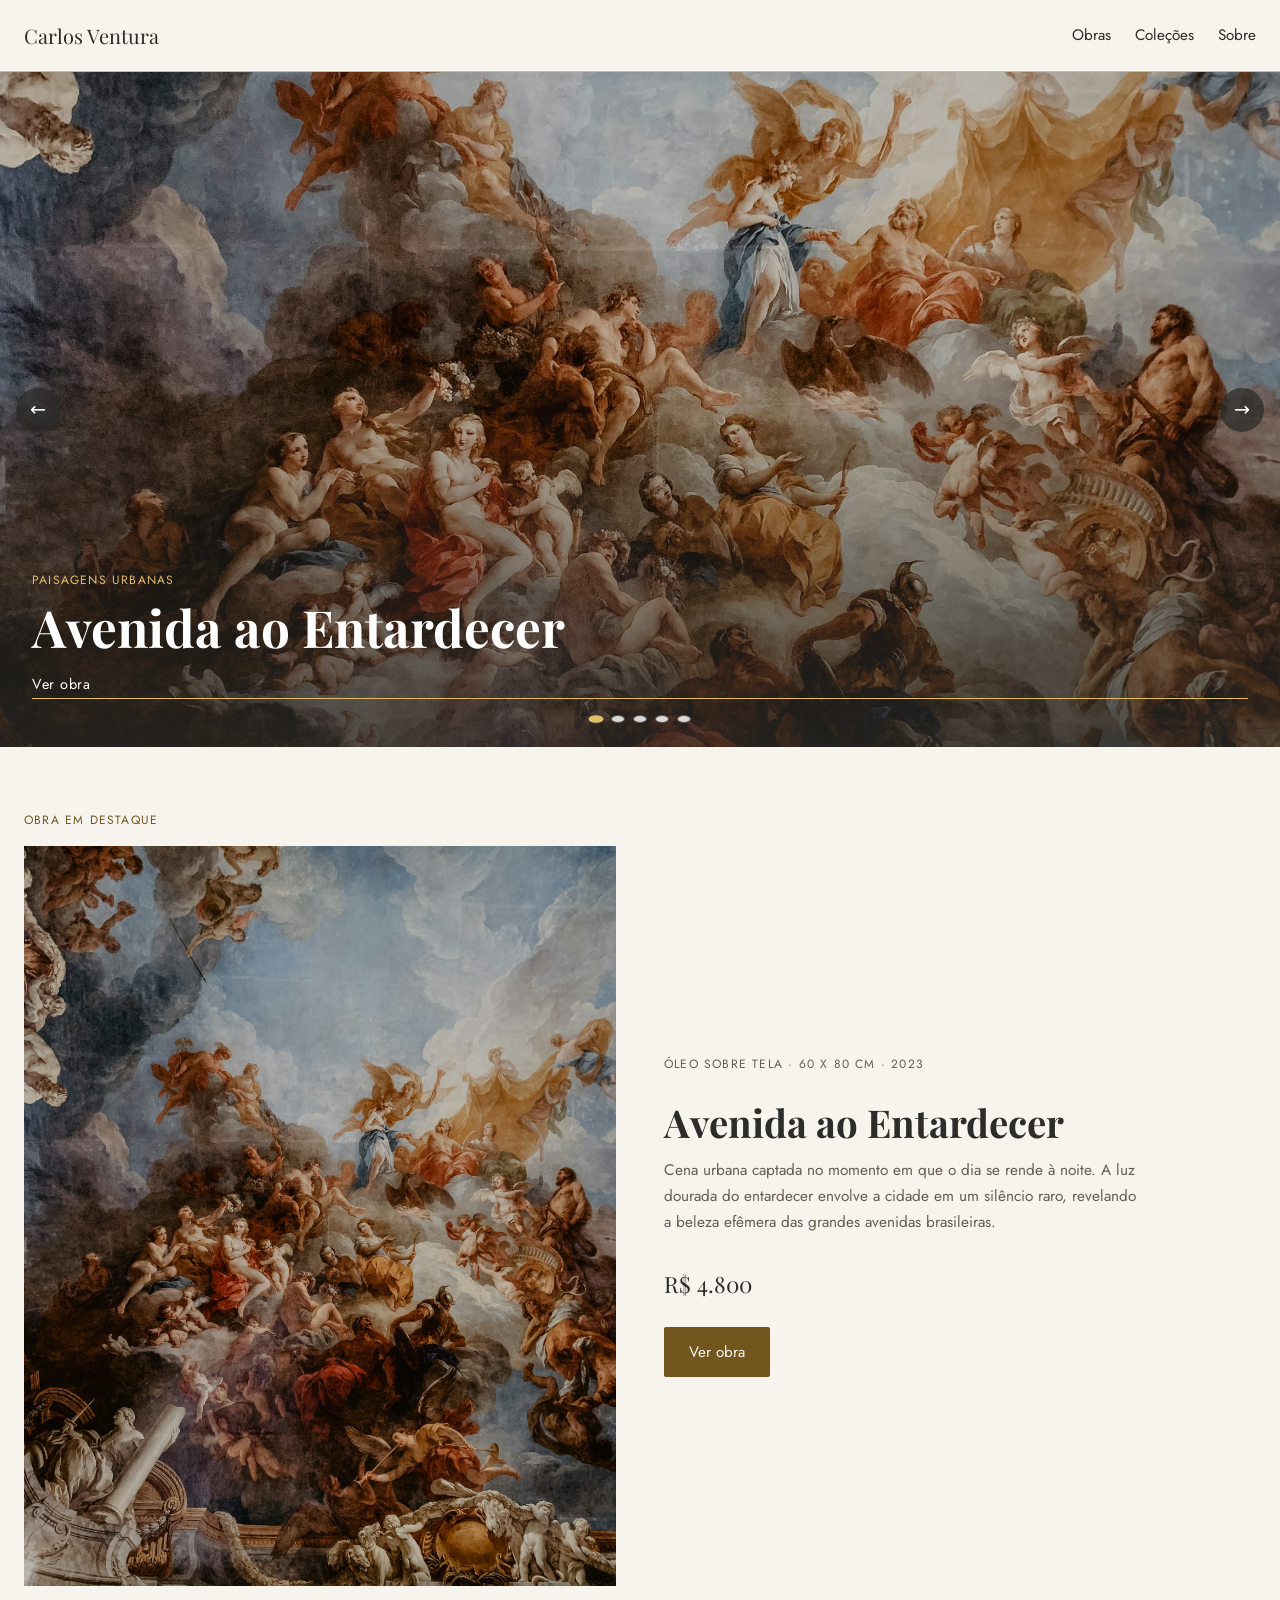
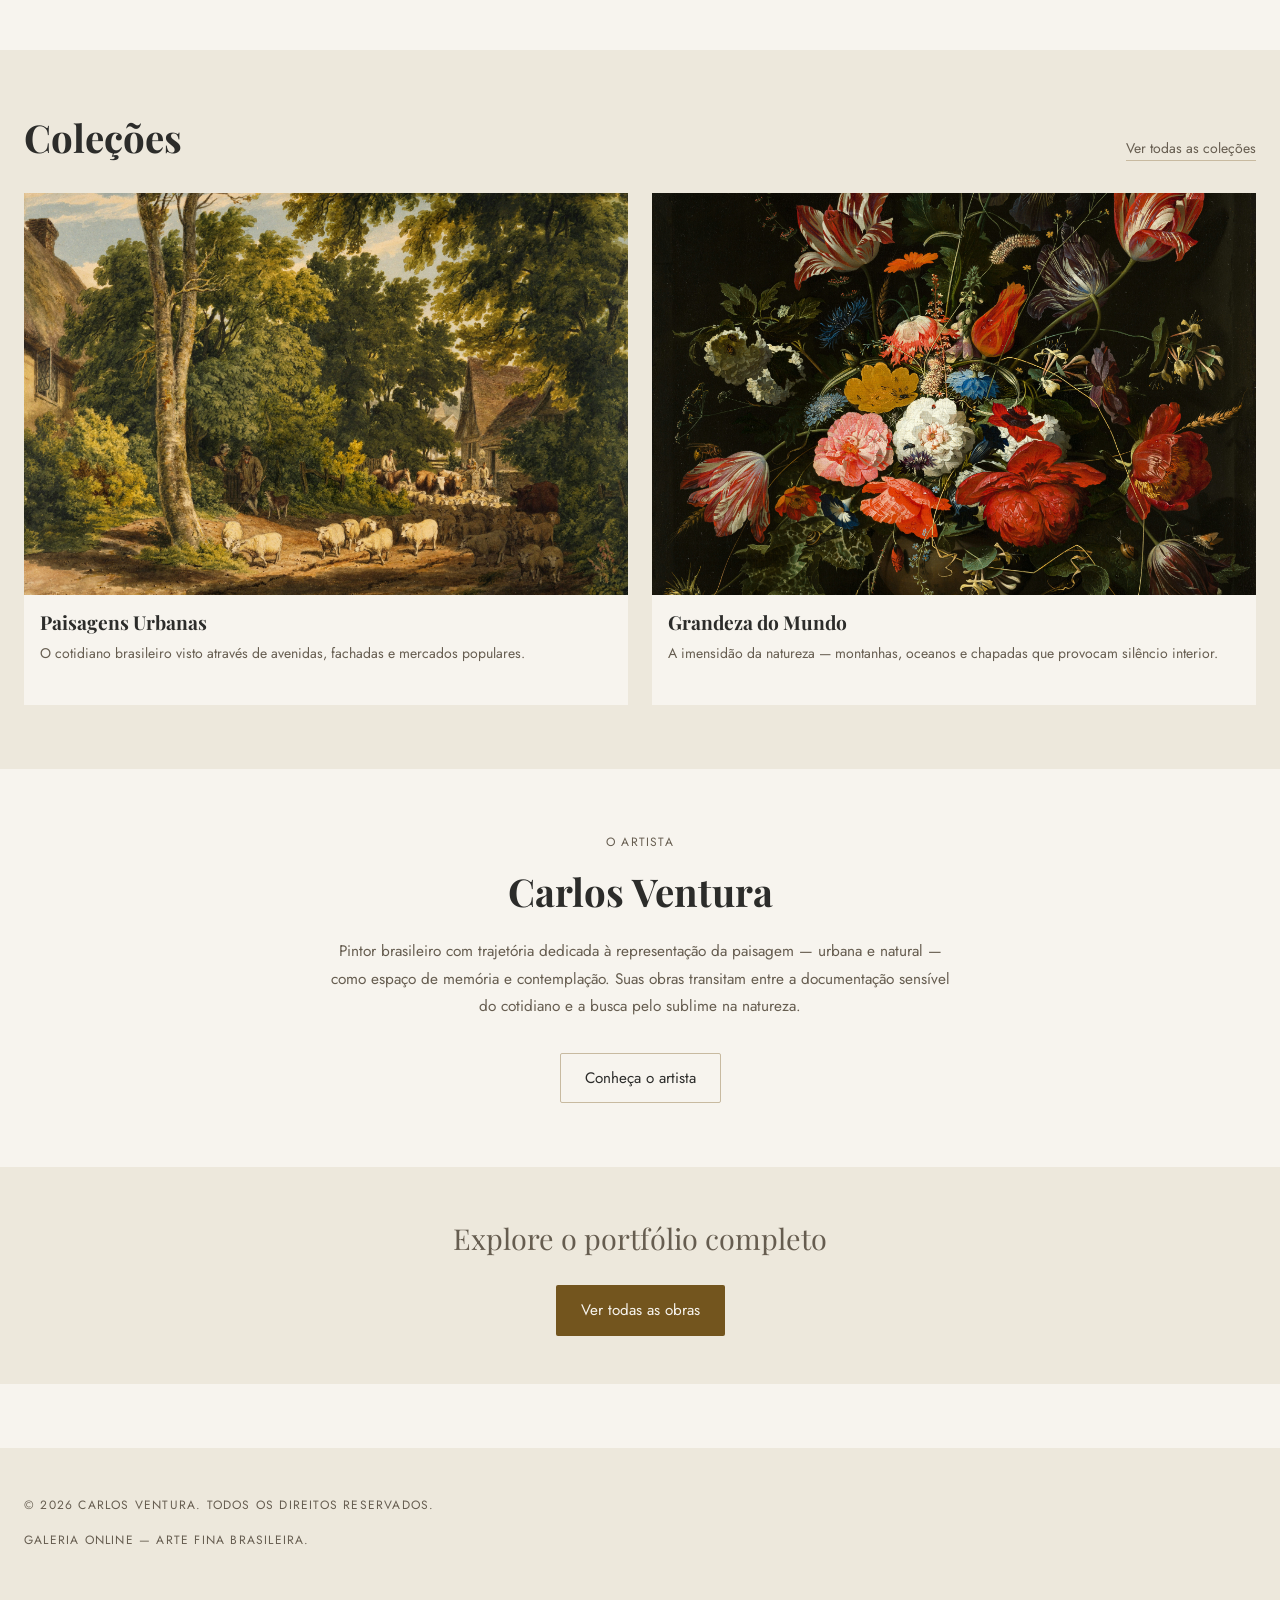
<file: index.html>
<!DOCTYPE html>
<html lang="pt-BR">
<head>
  <meta charset="UTF-8">
  <meta name="viewport" content="width=device-width, initial-scale=1">
  <title>Carlos Ventura — Galeria de Arte</title>
  <meta name="description" content="Galeria online do artista visual Carlos Ventura. Obras das coleções Paisagens Urbanas e Grandeza do Mundo.">

  <!-- Open Graph -->
  <meta property="og:title" content="Carlos Ventura — Galeria de Arte">
  <meta property="og:description" content="Galeria online do artista visual Carlos Ventura. Obras das coleções Paisagens Urbanas e Grandeza do Mundo.">
  <meta property="og:type" content="website">
  <meta property="og:image" content="/assets/quadros/europeana-5TK1F5VfdIk-unsplash.jpg">

  <!-- Google Fonts: Playfair Display + Jost -->
  <link rel="preconnect" href="https://fonts.googleapis.com">
  <link rel="preconnect" href="https://fonts.gstatic.com" crossorigin>
  <link rel="stylesheet" href="https://fonts.googleapis.com/css2?family=Playfair+Display:wght@400;500;600;700&family=Jost:wght@300;400;500;600&display=swap">

  <!-- CSS -->
  <link rel="stylesheet" href="/css/reset.css">
  <link rel="stylesheet" href="/css/variables.css">
  <link rel="stylesheet" href="/css/base.css">
  <link rel="stylesheet" href="/css/layout.css">
  <link rel="stylesheet" href="/css/components.css">
  <link rel="stylesheet" href="/css/home.css">
  <link rel="stylesheet" href="/css/responsive.css">
</head>
<body id="page-index">
  <header id="site-header" class="site-header"></header>

  <main>
    <h1 class="sr-only">Carlos Ventura — Galeria de Arte</h1>

    <!-- Carrossel Hero -->
    <section class="carousel" aria-label="Obras em destaque" aria-roledescription="carrossel" role="region">
      <div class="carousel__track" id="carousel-track"></div>
      <button class="carousel__btn--prev" aria-label="Slide anterior" aria-controls="carousel-track">&#8592;</button>
      <button class="carousel__btn--next" aria-label="Próximo slide" aria-controls="carousel-track">&#8594;</button>
      <div class="carousel__dots" aria-label="Indicadores de slide"></div>
    </section>

    <!-- Obra em Destaque -->
    <section class="featured" id="featured-section" aria-label="Obra em destaque">
      <p class="featured__label">Obra em destaque</p>
      <div class="featured__inner" id="featured-content">
        <!-- preenchido por carousel.js -->
      </div>
    </section>

    <!-- Coleções -->
    <section class="collections">
      <div class="collections__inner">
        <div class="collections__header">
          <h2 class="collections__title">Coleções</h2>
          <a href="/colecoes.html" class="collections__link">Ver todas as coleções</a>
        </div>
        <div class="collections__grid" id="collections-grid">
          <a href="/obras.html?colecao=paisagens-urbanas" class="collection-card">
            <div class="collection-card__img-wrap">
              <img src="/assets/quadros/birmingham-museums-trust-8wcoY3wcbL0-unsplash.jpg"
                   alt="Fachadas históricas — coleção Paisagens Urbanas"
                   loading="lazy">
            </div>
            <div class="collection-card__body">
              <h3 class="collection-card__name">Paisagens Urbanas</h3>
              <p class="collection-card__desc">O cotidiano brasileiro visto através de avenidas, fachadas e mercados populares.</p>
            </div>
          </a>
          <a href="/obras.html?colecao=grandeza-do-mundo" class="collection-card">
            <div class="collection-card__img-wrap">
              <img src="/assets/quadros/europeana-5TK1F5VfdIk-unsplash.jpg"
                   alt="Pico entre nuvens — coleção Grandeza do Mundo"
                   loading="lazy">
            </div>
            <div class="collection-card__body">
              <h3 class="collection-card__name">Grandeza do Mundo</h3>
              <p class="collection-card__desc">A imensidão da natureza — montanhas, oceanos e chapadas que provocam silêncio interior.</p>
            </div>
          </a>
        </div>
      </div>
    </section>

    <!-- Apresentação do Artista -->
    <section class="artist-intro">
      <p class="artist-intro__label">O artista</p>
      <h2 class="artist-intro__name">Carlos Ventura</h2>
      <p class="artist-intro__text">
        Pintor brasileiro com trajetória dedicada à representação da paisagem — urbana e natural —
        como espaço de memória e contemplação. Suas obras transitam entre a documentação sensível
        do cotidiano e a busca pelo sublime na natureza.
      </p>
      <a href="/sobre.html" class="btn btn--ghost">Conheça o artista</a>
    </section>

    <!-- CTA Galeria -->
    <section class="home-cta" aria-label="Explorar portfólio">
      <p class="home-cta__text">Explore o portfólio completo</p>
      <a href="/obras.html" class="btn btn--primary">Ver todas as obras</a>
    </section>

  </main>

  <footer id="site-footer" class="site-footer"></footer>

  <script type="module" src="/js/app.js" defer></script>
</body>
</html>
</file>
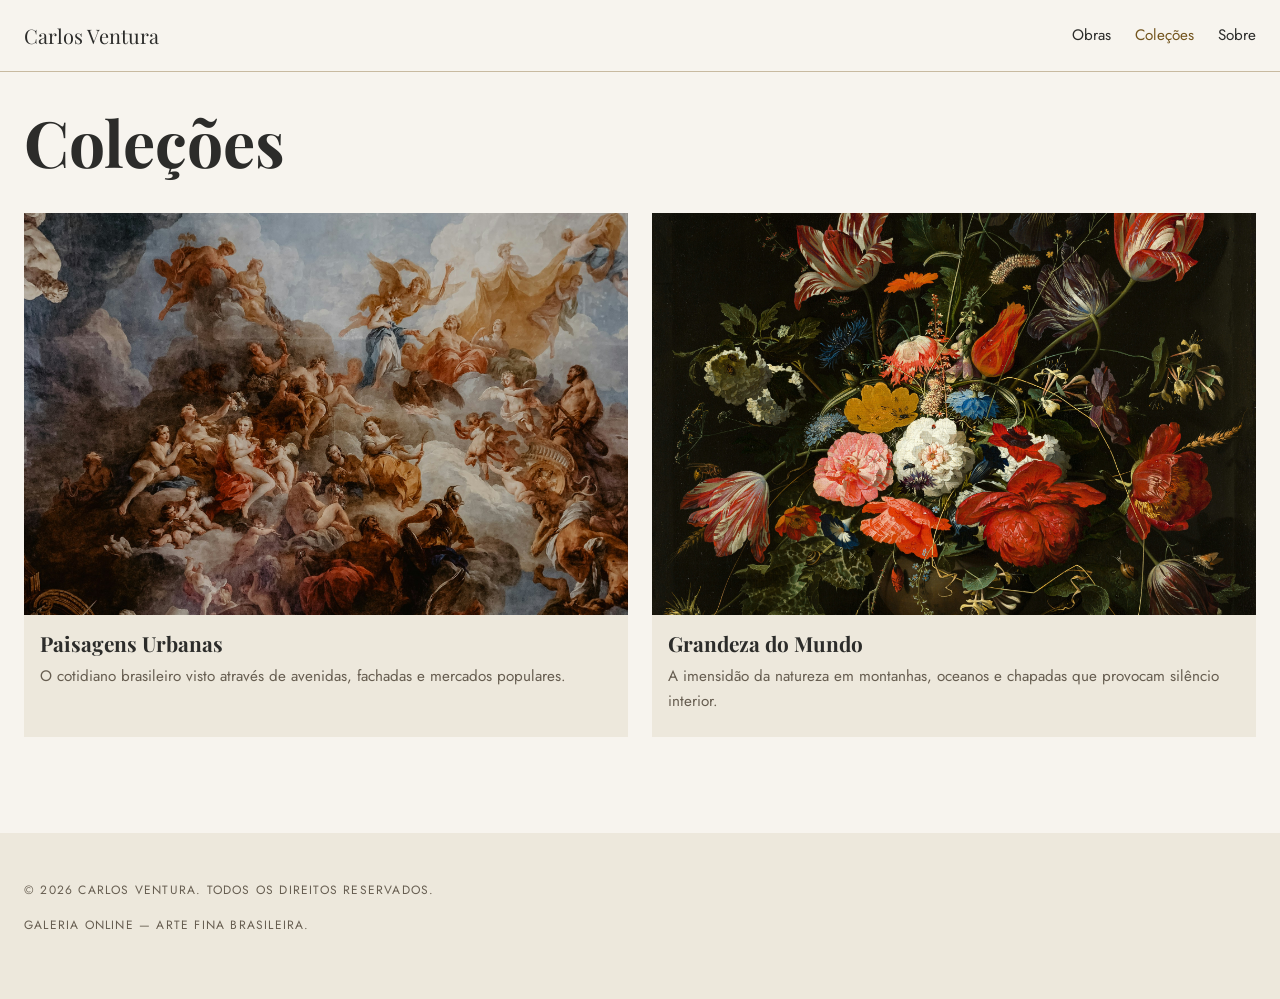
<file: colecoes.html>
<!DOCTYPE html>
<html lang="pt-BR">
<head>
  <meta charset="UTF-8">
  <meta name="viewport" content="width=device-width, initial-scale=1">
  <title>Coleções — Carlos Ventura</title>
  <meta name="description" content="Coleções temáticas do artista Carlos Ventura: Paisagens Urbanas e Grandeza do Mundo.">

  <!-- Open Graph -->
  <meta property="og:title" content="Coleções — Carlos Ventura">
  <meta property="og:description" content="Coleções temáticas do artista Carlos Ventura: Paisagens Urbanas e Grandeza do Mundo.">
  <meta property="og:type" content="website">
  <meta property="og:image" content="/assets/quadros/adrianna-geo-1rBg5YSi00c-unsplash.jpg">

  <!-- Google Fonts: Playfair Display + Jost -->
  <link rel="preconnect" href="https://fonts.googleapis.com">
  <link rel="preconnect" href="https://fonts.gstatic.com" crossorigin>
  <link rel="stylesheet" href="https://fonts.googleapis.com/css2?family=Playfair+Display:wght@400;500;600;700&family=Jost:wght@300;400;500;600&display=swap">

  <!-- CSS — ordem: reset → variables → base → layout → components → page → responsive -->
  <link rel="stylesheet" href="/css/reset.css">
  <link rel="stylesheet" href="/css/variables.css">
  <link rel="stylesheet" href="/css/base.css">
  <link rel="stylesheet" href="/css/layout.css">
  <link rel="stylesheet" href="/css/components.css">
  <link rel="stylesheet" href="/css/gallery.css">
  <link rel="stylesheet" href="/css/responsive.css">
</head>
<body id="page-colecoes">
  <header id="site-header" class="site-header"></header>

  <main class="gallery-page">
    <div class="gallery-page__header">
      <h1 class="gallery-page__title">Coleções</h1>
    </div>
    <div id="colecoes-root"></div>
  </main>

  <footer id="site-footer" class="site-footer"></footer>

  <script type="module" src="/js/app.js" defer></script>
</body>
</html>
</file>
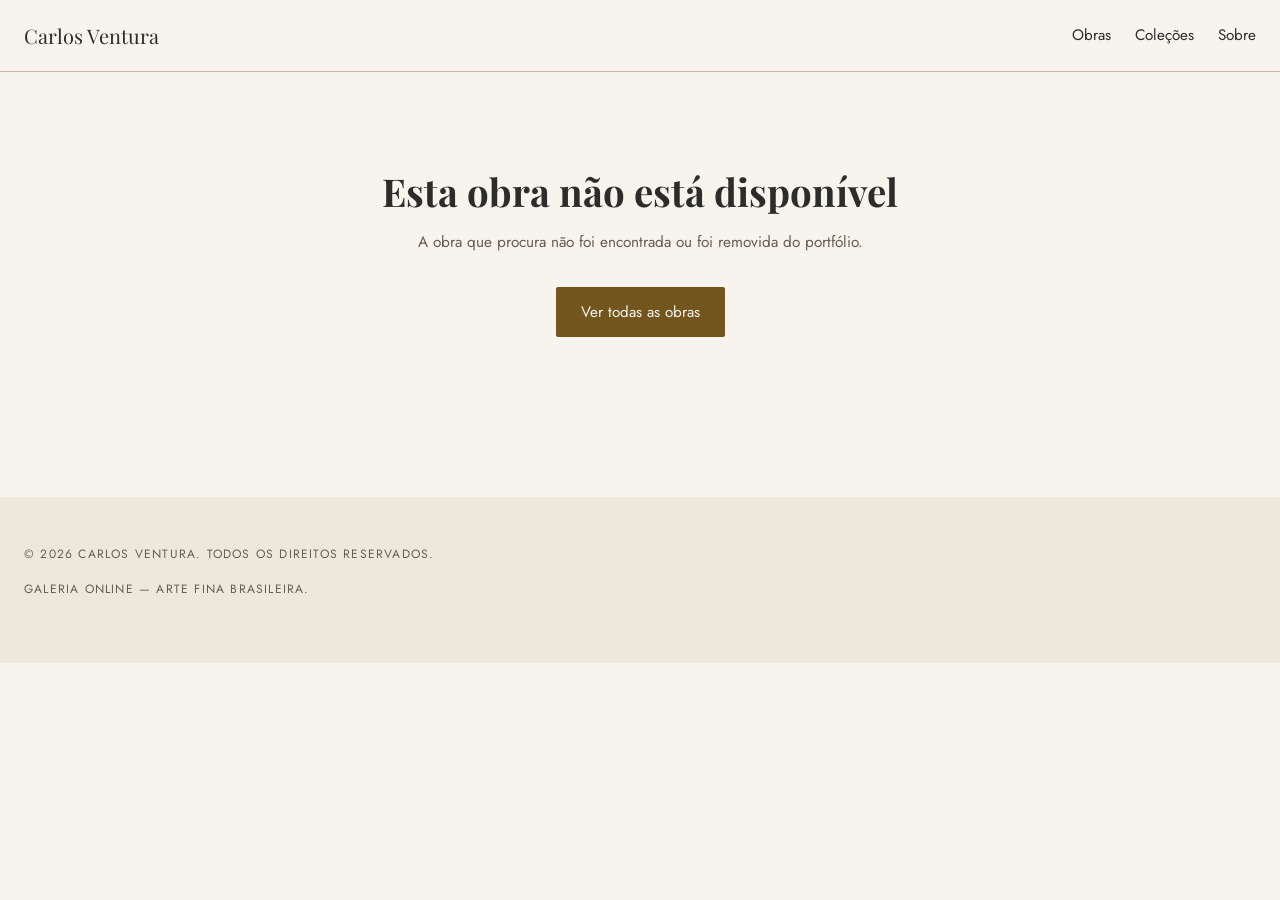
<file: obra.html>
<!DOCTYPE html>
<html lang="pt-BR">
<head>
  <meta charset="UTF-8">
  <meta name="viewport" content="width=device-width, initial-scale=1">
  <title>Obra — Carlos Ventura</title>
  <meta name="description" content="Detalhes da obra selecionada do portfólio de Carlos Ventura.">

  <!-- Open Graph (atualizado dinamicamente por obra.js) -->
  <meta property="og:title" content="Obra — Carlos Ventura">
  <meta property="og:description" content="Detalhes da obra selecionada do portfólio de Carlos Ventura.">
  <meta property="og:type" content="website">
  <meta property="og:image" content="/assets/quadros/adrianna-geo-1rBg5YSi00c-unsplash.jpg">

  <!-- Google Fonts -->
  <link rel="preconnect" href="https://fonts.googleapis.com">
  <link rel="preconnect" href="https://fonts.gstatic.com" crossorigin>
  <link rel="stylesheet" href="https://fonts.googleapis.com/css2?family=Playfair+Display:wght@400;500;600;700&family=Jost:wght@300;400;500;600&display=swap">

  <!-- CSS -->
  <link rel="stylesheet" href="/css/reset.css">
  <link rel="stylesheet" href="/css/variables.css">
  <link rel="stylesheet" href="/css/base.css">
  <link rel="stylesheet" href="/css/layout.css">
  <link rel="stylesheet" href="/css/components.css">
  <link rel="stylesheet" href="/css/obra.css">
  <link rel="stylesheet" href="/css/responsive.css">
</head>
<body id="page-obra">
  <header id="site-header" class="site-header"></header>

  <main>
    <div class="obra-page">
      <article id="obra-root">
        <h1 class="sr-only">Obra — Carlos Ventura</h1>
      </article>

      <section id="obras-relacionadas" class="obras-relacionadas" hidden>
        <h2 class="obras-relacionadas__title">Obras relacionadas</h2>
        <div class="relacionadas-grid"></div>
      </section>
    </div>
  </main>

  <footer id="site-footer" class="site-footer"></footer>

  <script type="module" src="/js/app.js" defer></script>
</body>
</html>
</file>
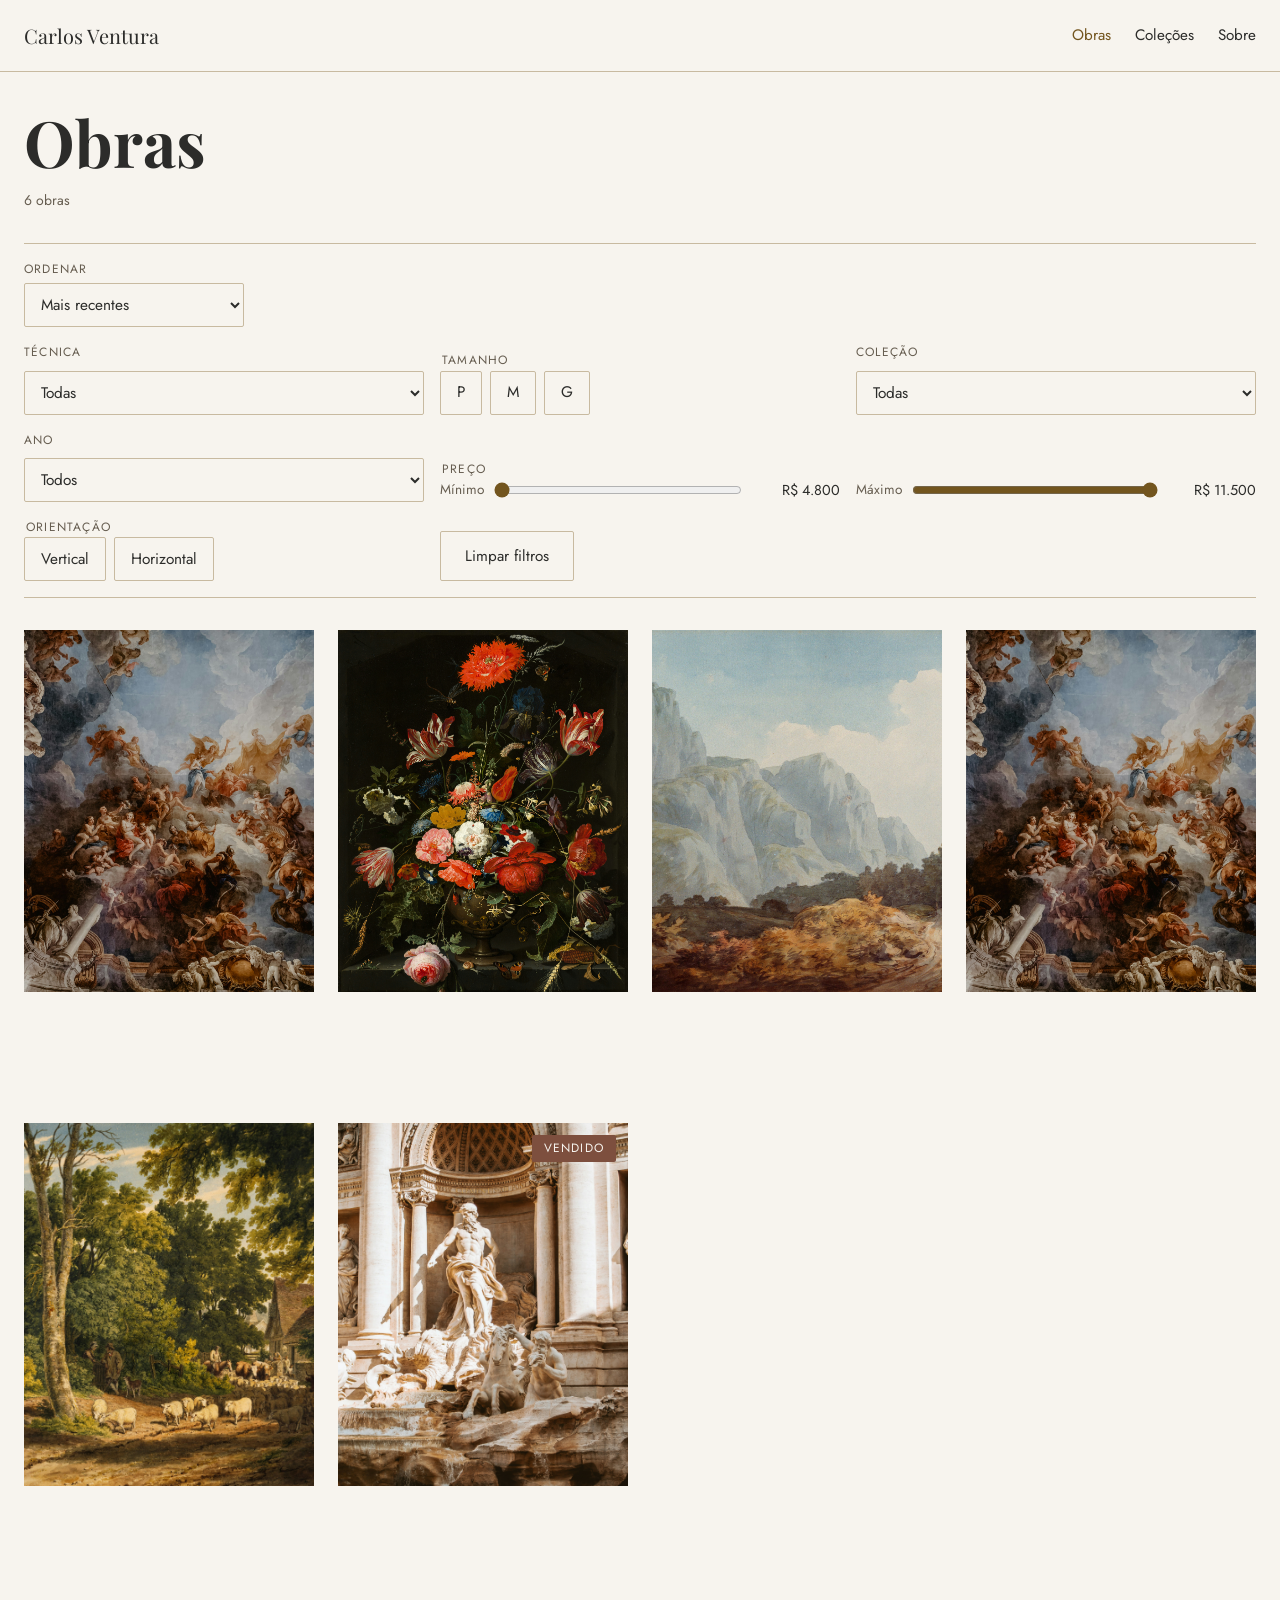
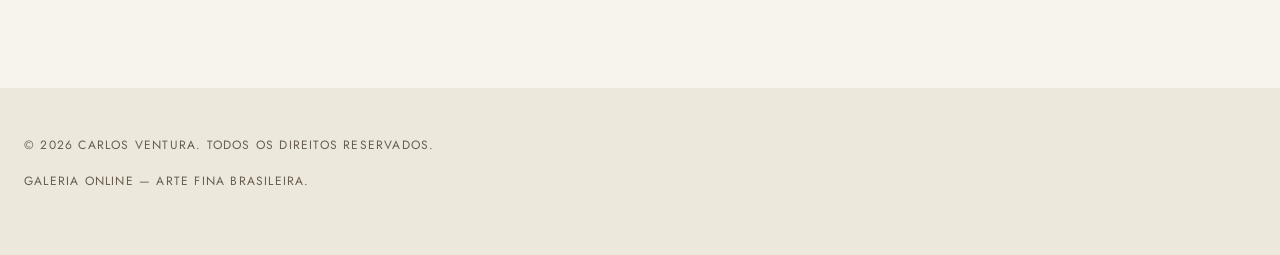
<file: obras.html>
<!DOCTYPE html>
<html lang="pt-BR">
<head>
  <meta charset="UTF-8">
  <meta name="viewport" content="width=device-width, initial-scale=1">
  <title>Obras — Carlos Ventura</title>
  <meta name="description" content="Galeria completa de obras de Carlos Ventura. Filtre por técnica, coleção, ano, preço e orientação.">

  <!-- Open Graph -->
  <meta property="og:title" content="Obras — Carlos Ventura">
  <meta property="og:description" content="Galeria completa de obras de Carlos Ventura.">
  <meta property="og:type" content="website">
  <meta property="og:image" content="/assets/quadros/adrianna-geo-1rBg5YSi00c-unsplash.jpg">

  <!-- Google Fonts -->
  <link rel="preconnect" href="https://fonts.googleapis.com">
  <link rel="preconnect" href="https://fonts.gstatic.com" crossorigin>
  <link rel="stylesheet" href="https://fonts.googleapis.com/css2?family=Playfair+Display:wght@400;500;600;700&family=Jost:wght@300;400;500;600&display=swap">

  <!-- CSS -->
  <link rel="stylesheet" href="/css/reset.css">
  <link rel="stylesheet" href="/css/variables.css">
  <link rel="stylesheet" href="/css/base.css">
  <link rel="stylesheet" href="/css/layout.css">
  <link rel="stylesheet" href="/css/components.css">
  <link rel="stylesheet" href="/css/gallery.css">
  <link rel="stylesheet" href="/css/responsive.css">
</head>
<body id="page-obras">
  <header id="site-header" class="site-header"></header>

  <main>
    <div class="gallery-page">
      <div class="gallery-page__header">
        <h1 class="gallery-page__title">Obras</h1>
        <p class="gallery-page__count" id="gallery-count" aria-live="polite"></p>
      </div>

      <section class="gallery-filters" aria-label="Filtros da galeria">
        <div class="gallery-filters__bar">
          <button
            type="button"
            class="gallery-filters__toggle"
            id="filters-toggle"
            aria-expanded="true"
            aria-controls="filters-panel"
          >
            Filtros
          </button>

          <div class="gallery-filters__sort">
            <label for="sort-order" class="filter-label">Ordenar</label>
            <select id="sort-order" name="sort-order" class="filter-control">
              <option value="recentes">Mais recentes</option>
              <option value="preco-asc">Pre&ccedil;o crescente</option>
              <option value="preco-desc">Pre&ccedil;o decrescente</option>
            </select>
          </div>
        </div>

        <form class="gallery-filters__panel" id="filters-panel" data-collapsed="false">
          <div class="filter-field">
            <label for="filter-tecnica" class="filter-label">T&eacute;cnica</label>
            <select id="filter-tecnica" name="tecnica" class="filter-control">
              <option value="">Todas</option>
            </select>
          </div>

          <fieldset class="filter-field filter-field--buttons">
            <legend class="filter-label">Tamanho</legend>
            <div class="filter-toggle-group">
              <button type="button" id="filter-size-p" class="filter-chip" data-filter-size="P" aria-pressed="false" aria-label="Filtrar obras pequenas">P</button>
              <button type="button" id="filter-size-m" class="filter-chip" data-filter-size="M" aria-pressed="false" aria-label="Filtrar obras médias">M</button>
              <button type="button" id="filter-size-g" class="filter-chip" data-filter-size="G" aria-pressed="false" aria-label="Filtrar obras grandes">G</button>
            </div>
          </fieldset>

          <div class="filter-field">
            <label for="filter-colecao" class="filter-label">Cole&ccedil;&atilde;o</label>
            <select id="filter-colecao" name="colecao" class="filter-control">
              <option value="">Todas</option>
            </select>
          </div>

          <div class="filter-field">
            <label for="filter-ano" class="filter-label">Ano</label>
            <select id="filter-ano" name="ano" class="filter-control">
              <option value="">Todos</option>
            </select>
          </div>

          <fieldset class="filter-field filter-field--price">
            <legend class="filter-label">Pre&ccedil;o</legend>
            <div class="price-range">
              <label for="filter-price-min">M&iacute;nimo</label>
              <input type="range" id="filter-price-min" name="preco-min" min="0" max="0" step="100">
              <output id="filter-price-min-value" for="filter-price-min">R$ 0</output>
            </div>
            <div class="price-range">
              <label for="filter-price-max">M&aacute;ximo</label>
              <input type="range" id="filter-price-max" name="preco-max" min="0" max="0" step="100">
              <output id="filter-price-max-value" for="filter-price-max">R$ 0</output>
            </div>
          </fieldset>

          <fieldset class="filter-field filter-field--buttons">
            <legend class="filter-label">Orienta&ccedil;&atilde;o</legend>
            <div class="filter-toggle-group">
              <button type="button" id="filter-orientation-vertical" class="filter-chip" data-filter-orientation="vertical" aria-pressed="false" aria-label="Filtrar obras verticais">Vertical</button>
              <button type="button" id="filter-orientation-horizontal" class="filter-chip" data-filter-orientation="horizontal" aria-pressed="false" aria-label="Filtrar obras horizontais">Horizontal</button>
            </div>
          </fieldset>

          <button type="button" class="btn btn--ghost gallery-filters__clear" id="clear-filters" hidden>
            Limpar filtros
          </button>
        </form>
      </section>

      <div id="gallery-grid" class="gallery-grid"></div>

      <div id="gallery-empty" class="gallery-empty" hidden>
        <h2 class="gallery-empty__title">Nenhuma obra encontrada</h2>
        <p class="gallery-empty__text">Tente outros filtros ou explore o portfólio completo.</p>
        <a href="/obras.html" class="btn btn--ghost">Ver todas as obras</a>
      </div>
    </div>
  </main>

  <footer id="site-footer" class="site-footer"></footer>

  <script type="module" src="/js/app.js" defer></script>
</body>
</html>
</file>
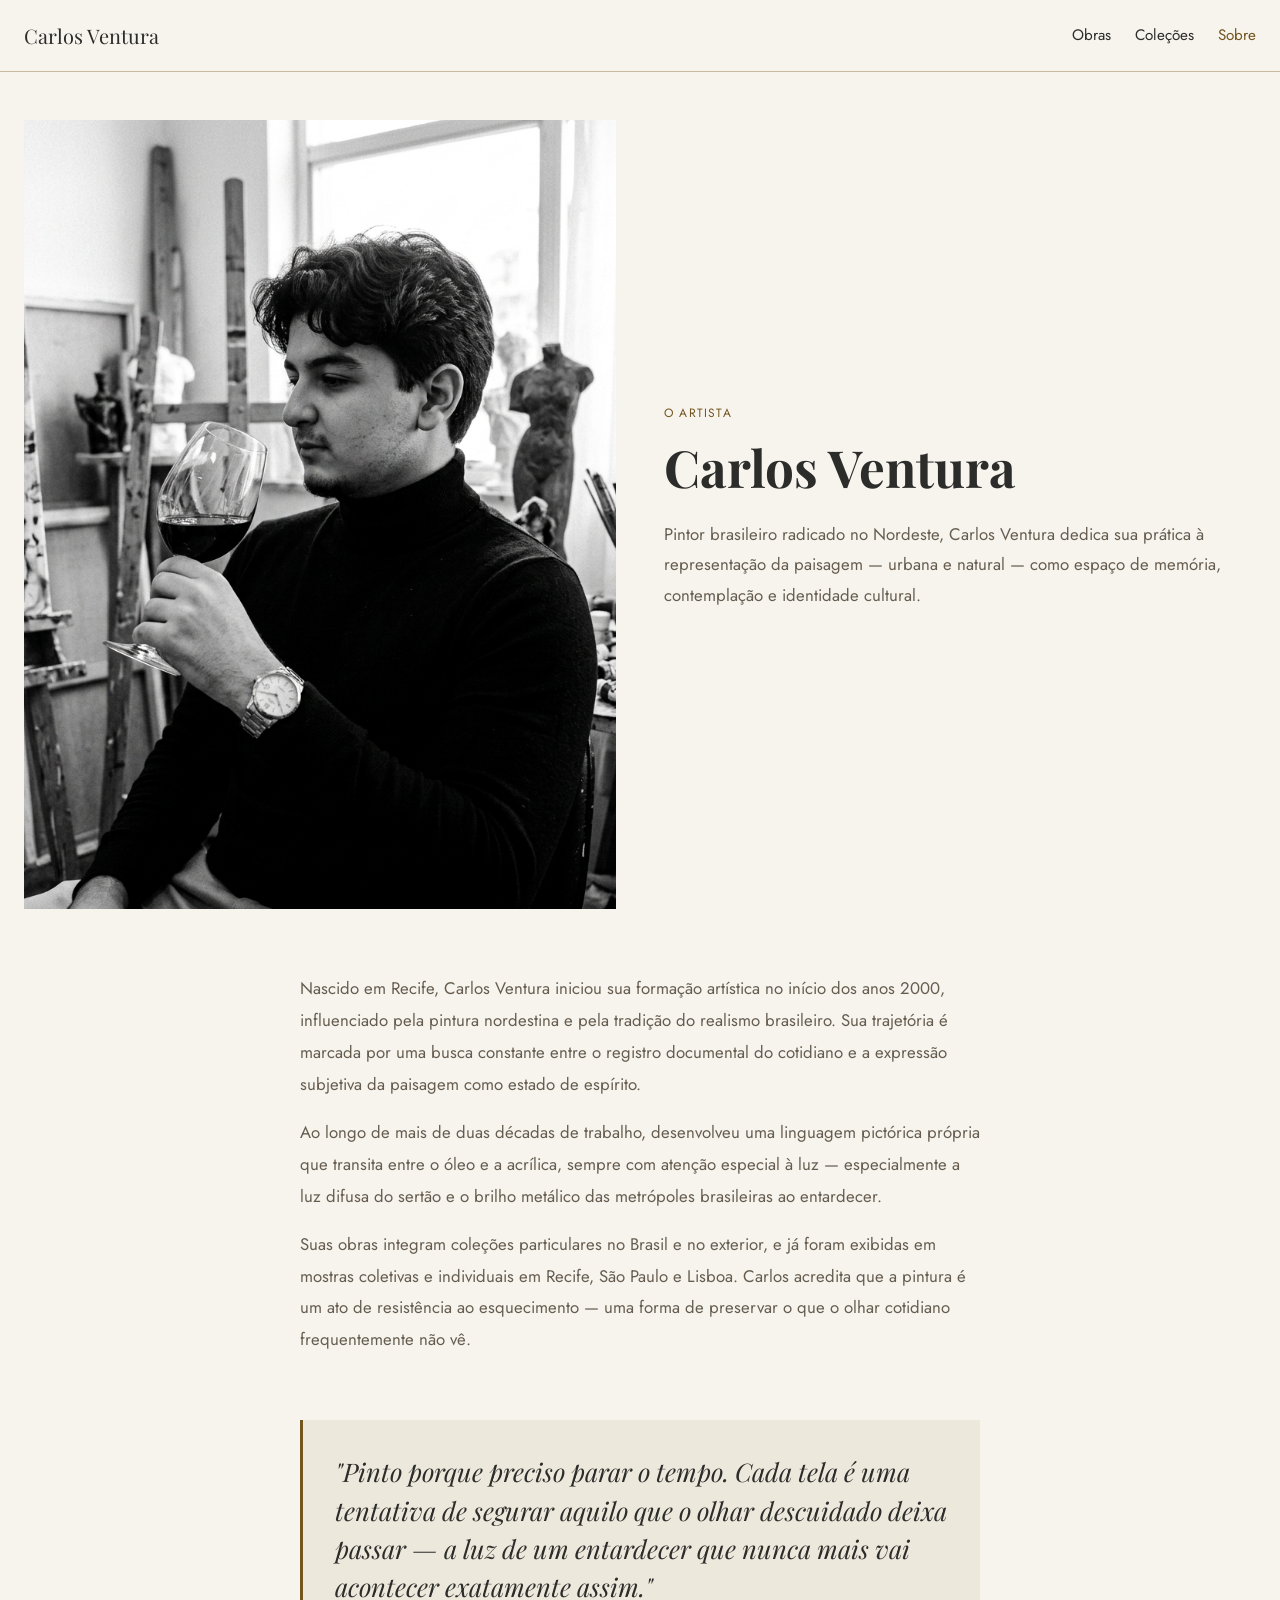
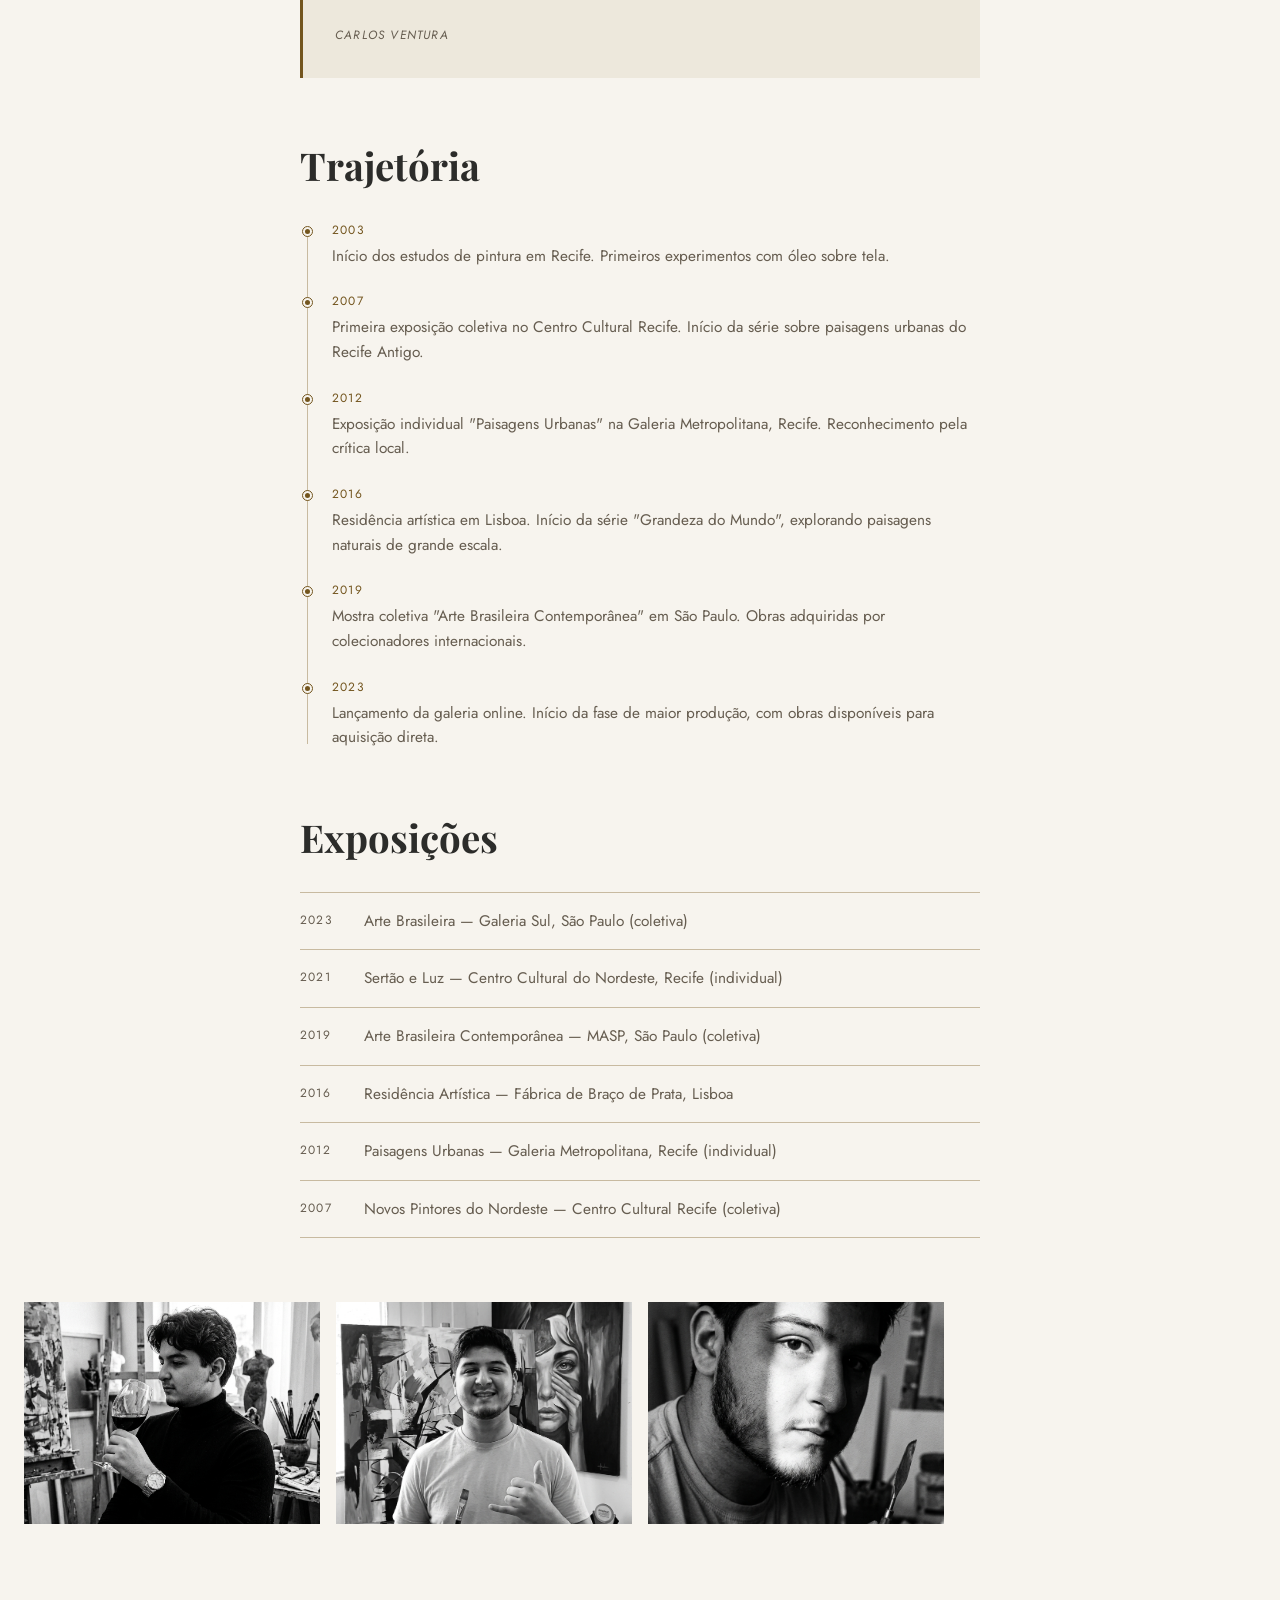
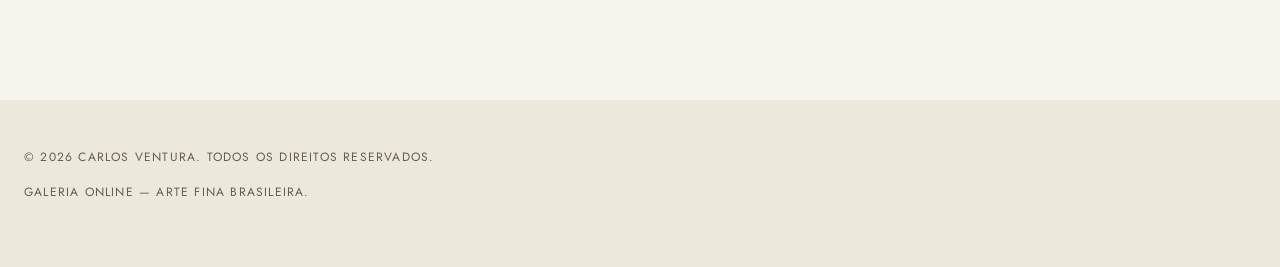
<file: sobre.html>
<!DOCTYPE html>
<html lang="pt-BR">
<head>
  <meta charset="UTF-8">
  <meta name="viewport" content="width=device-width, initial-scale=1">
  <title>Sobre — Carlos Ventura</title>
  <meta name="description" content="Trajetória, exposições e processo do artista visual Carlos Ventura.">

  <!-- Open Graph -->
  <meta property="og:title" content="Sobre Carlos Ventura">
  <meta property="og:description" content="Trajetória, exposições e processo do artista visual Carlos Ventura.">
  <meta property="og:type" content="website">
  <meta property="og:image" content="/assets/artista/carlos-ventura.png">

  <!-- Google Fonts -->
  <link rel="preconnect" href="https://fonts.googleapis.com">
  <link rel="preconnect" href="https://fonts.gstatic.com" crossorigin>
  <link rel="stylesheet" href="https://fonts.googleapis.com/css2?family=Playfair+Display:wght@400;500;600;700&family=Jost:wght@300;400;500;600&display=swap">

  <!-- CSS -->
  <link rel="stylesheet" href="/css/reset.css">
  <link rel="stylesheet" href="/css/variables.css">
  <link rel="stylesheet" href="/css/base.css">
  <link rel="stylesheet" href="/css/layout.css">
  <link rel="stylesheet" href="/css/components.css">
  <link rel="stylesheet" href="/css/sobre.css">
  <link rel="stylesheet" href="/css/responsive.css">
</head>
<body id="page-sobre">
  <header id="site-header" class="site-header"></header>

  <main>
    <div class="sobre-page">

      <!-- Foto + Introdução -->
      <section class="sobre-hero">
        <div class="sobre-hero__img-wrap">
          <img
            src="/assets/artista/carlos-ventura.png"
            alt="Carlos Ventura em seu ateliê"
            fetchpriority="high"
          >
        </div>
        <div class="sobre-hero__intro">
          <p class="sobre-hero__label">O artista</p>
          <h1 class="sobre-hero__name">Carlos Ventura</h1>
          <p class="sobre-hero__lead">
            Pintor brasileiro radicado no Nordeste, Carlos Ventura dedica sua prática
            à representação da paisagem — urbana e natural — como espaço de memória,
            contemplação e identidade cultural.
          </p>
        </div>
      </section>

      <!-- Biografia -->
      <section class="sobre-bio">
        <p class="sobre-bio__text">
          Nascido em Recife, Carlos Ventura iniciou sua formação artística no início dos
          anos 2000, influenciado pela pintura nordestina e pela tradição do realismo
          brasileiro. Sua trajetória é marcada por uma busca constante entre o registro
          documental do cotidiano e a expressão subjetiva da paisagem como estado de espírito.
        </p>
        <p class="sobre-bio__text">
          Ao longo de mais de duas décadas de trabalho, desenvolveu uma linguagem pictórica
          própria que transita entre o óleo e a acrílica, sempre com atenção especial
          à luz — especialmente a luz difusa do sertão e o brilho metálico das metrópoles
          brasileiras ao entardecer.
        </p>
        <p class="sobre-bio__text">
          Suas obras integram coleções particulares no Brasil e no exterior, e já foram
          exibidas em mostras coletivas e individuais em Recife, São Paulo e Lisboa.
          Carlos acredita que a pintura é um ato de resistência ao esquecimento —
          uma forma de preservar o que o olhar cotidiano frequentemente não vê.
        </p>
      </section>

      <!-- Citação -->
      <blockquote class="sobre-quote">
        <p class="sobre-quote__text">
          "Pinto porque preciso parar o tempo. Cada tela é uma tentativa de segurar
          aquilo que o olhar descuidado deixa passar — a luz de um entardecer que nunca
          mais vai acontecer exatamente assim."
        </p>
        <cite class="sobre-quote__author">Carlos Ventura</cite>
      </blockquote>

      <!-- Linha do Tempo -->
      <section class="sobre-timeline">
        <h2 class="sobre-timeline__title">Trajetória</h2>
        <ul class="timeline-list">
          <li class="timeline-item">
            <p class="timeline-item__year">2003</p>
            <p class="timeline-item__desc">Início dos estudos de pintura em Recife. Primeiros experimentos com óleo sobre tela.</p>
          </li>
          <li class="timeline-item">
            <p class="timeline-item__year">2007</p>
            <p class="timeline-item__desc">Primeira exposição coletiva no Centro Cultural Recife. Início da série sobre paisagens urbanas do Recife Antigo.</p>
          </li>
          <li class="timeline-item">
            <p class="timeline-item__year">2012</p>
            <p class="timeline-item__desc">Exposição individual "Paisagens Urbanas" na Galeria Metropolitana, Recife. Reconhecimento pela crítica local.</p>
          </li>
          <li class="timeline-item">
            <p class="timeline-item__year">2016</p>
            <p class="timeline-item__desc">Residência artística em Lisboa. Início da série "Grandeza do Mundo", explorando paisagens naturais de grande escala.</p>
          </li>
          <li class="timeline-item">
            <p class="timeline-item__year">2019</p>
            <p class="timeline-item__desc">Mostra coletiva "Arte Brasileira Contemporânea" em São Paulo. Obras adquiridas por colecionadores internacionais.</p>
          </li>
          <li class="timeline-item">
            <p class="timeline-item__year">2023</p>
            <p class="timeline-item__desc">Lançamento da galeria online. Início da fase de maior produção, com obras disponíveis para aquisição direta.</p>
          </li>
        </ul>
      </section>

      <!-- Exposições -->
      <section class="sobre-exposicoes">
        <h2 class="sobre-exposicoes__title">Exposições</h2>
        <ul class="exposicoes-list">
          <li>
            <span class="exposicoes-list__year">2023</span>
            <span>Arte Brasileira — Galeria Sul, São Paulo (coletiva)</span>
          </li>
          <li>
            <span class="exposicoes-list__year">2021</span>
            <span>Sertão e Luz — Centro Cultural do Nordeste, Recife (individual)</span>
          </li>
          <li>
            <span class="exposicoes-list__year">2019</span>
            <span>Arte Brasileira Contemporânea — MASP, São Paulo (coletiva)</span>
          </li>
          <li>
            <span class="exposicoes-list__year">2016</span>
            <span>Residência Artística — Fábrica de Braço de Prata, Lisboa</span>
          </li>
          <li>
            <span class="exposicoes-list__year">2012</span>
            <span>Paisagens Urbanas — Galeria Metropolitana, Recife (individual)</span>
          </li>
          <li>
            <span class="exposicoes-list__year">2007</span>
            <span>Novos Pintores do Nordeste — Centro Cultural Recife (coletiva)</span>
          </li>
        </ul>
      </section>

      <!-- Fotos de apoio -->
      <section class="sobre-fotos" aria-label="Fotos do ateliê">
        <div class="sobre-fotos__grid">
          <div class="sobre-foto-item">
            <img
              src="/assets/artista/carlos-ventura.png"
              alt="Carlos Ventura, artista"
              loading="lazy"
            >
          </div>
          <div class="sobre-foto-item">
            <img
              src="/assets/artista/Gemini_Generated_Image_ndra0bndra0bndra.png"
              alt="Processo de criação — detalhe de pinceladas"
              loading="lazy"
            >
          </div>
          <div class="sobre-foto-item">
            <img
              src="/assets/artista/Gemini_Generated_Image_vho3p3vho3p3vho3.png"
              alt="Ateliê do artista com telas em andamento"
              loading="lazy"
            >
          </div>
        </div>
      </section>

    </div>
  </main>

  <footer id="site-footer" class="site-footer"></footer>

  <script type="module" src="/js/app.js" defer></script>
</body>
</html>
</file>
<file: css/variables.css>
/* variables.css — Design tokens globais da Galeria Online Carlos Ventura */
/* Consumir via var(--token) em qualquer arquivo CSS */

:root {
  /* Cores - paleta SDD */
  --color-bg: #F7F4EE;
  --color-bg-secondary: #EDE8DC;
  --color-text: #2C2C2A;
  --color-text-secondary: #665D50;
  --color-gold: #73551E;
  --color-gold-on-dark: #E1BD68;
  --color-border: #C8BAA0;
  --color-vendido: #7D4F3E;
  --color-card-hover: #E5DFD1;

  /* Tipografia - famílias */
  --font-serif: 'Playfair Display', Georgia, serif;
  --font-sans: 'Jost', 'DM Sans', system-ui, -apple-system, sans-serif;

  /* Tipografia - escala fluida com clamp() */
  --text-h1: clamp(2rem, 5vw, 4rem);
  --text-h2: clamp(1.5rem, 3vw, 2.5rem);
  --text-h3: clamp(1.2rem, 2.2vw, 1.6rem);
  --text-body: clamp(0.95rem, 1.2vw, 1.075rem);
  --text-meta: 0.75rem;
  --letter-spacing-meta: 0.1em;

  /* Espaçamento - escala base 4px */
  --space-1: 0.25rem;  /* 4px */
  --space-2: 0.5rem;   /* 8px */
  --space-3: 0.75rem;  /* 12px */
  --space-4: 1rem;     /* 16px */
  --space-6: 1.5rem;   /* 24px */
  --space-8: 2rem;     /* 32px */
  --space-12: 3rem;    /* 48px */
  --space-16: 4rem;    /* 64px */

  /* Transições */
  --transition-fast: 200ms ease;
  --transition-base: 350ms ease-in-out;

  /* Grid */
  --card-min-width: 260px;
  --card-gap: 1.5rem;

  /* Layout */
  --max-width-content: 1280px;
  --max-width-prose: 680px;
  --header-height: 72px;
}
</file>
<file: css/base.css>
/* base.css — Tipografia global e cores aplicadas */

body {
  font-family: var(--font-sans);
  font-size: var(--text-body);
  color: var(--color-text);
  background: var(--color-bg);
  line-height: 1.6;
}

h1,
h2,
h3 {
  font-family: var(--font-serif);
  color: var(--color-text);
  line-height: 1.2;
}

h1 {
  font-size: var(--text-h1);
}

h2 {
  font-size: var(--text-h2);
}

h3 {
  font-size: var(--text-h3);
}

p {
  margin-block-end: var(--space-4);
}

.meta {
  font-size: var(--text-meta);
  text-transform: uppercase;
  letter-spacing: var(--letter-spacing-meta);
  color: var(--color-text-secondary);
}

:focus-visible {
  outline: 3px solid var(--color-gold);
  outline-offset: 3px;
}

.sr-only {
  position: absolute;
  width: 1px;
  height: 1px;
  padding: 0;
  margin: -1px;
  overflow: hidden;
  clip: rect(0, 0, 0, 0);
  white-space: nowrap;
  border: 0;
}
</file>
<file: css/layout.css>
/* layout.css — Estrutura de página (header sticky, footer, container) */

.site-header {
  position: sticky;
  top: 0;
  z-index: 100;
  background: var(--color-bg);
  border-bottom: 1px solid var(--color-border);
  height: var(--header-height);
  display: flex;
  align-items: center;
}

.site-header__inner {
  display: flex;
  justify-content: space-between;
  align-items: center;
  width: 100%;
  max-width: var(--max-width-content);
  margin: 0 auto;
  padding: 0 var(--space-6);
}

.site-header__logo {
  font-family: var(--font-serif);
  font-size: 1.25rem;
  position: relative;
  z-index: 102;
}

.site-header__menu-toggle {
  display: none;
  position: relative;
  z-index: 102;
  width: 44px;
  height: 44px;
  align-items: center;
  justify-content: center;
  border: 1px solid var(--color-border);
  border-radius: 2px;
  color: var(--color-text);
}

.site-header__menu-icon,
.site-header__menu-icon::before,
.site-header__menu-icon::after {
  display: block;
  width: 18px;
  height: 2px;
  background: currentColor;
  transition: transform var(--transition-fast), opacity var(--transition-fast);
}

.site-header__menu-icon {
  position: relative;
}

.site-header__menu-icon::before,
.site-header__menu-icon::after {
  content: '';
  position: absolute;
  left: 0;
}

.site-header__menu-icon::before {
  top: -6px;
}

.site-header__menu-icon::after {
  top: 6px;
}

.site-header__menu-toggle[aria-expanded="true"] .site-header__menu-icon {
  background: transparent;
}

.site-header__menu-toggle[aria-expanded="true"] .site-header__menu-icon::before {
  transform: translateY(6px) rotate(45deg);
}

.site-header__menu-toggle[aria-expanded="true"] .site-header__menu-icon::after {
  transform: translateY(-6px) rotate(-45deg);
}

.site-header__nav {
  display: flex;
  gap: var(--space-6);
}

.site-header__nav a {
  font-size: 0.95rem;
  min-height: 44px;
  display: inline-flex;
  align-items: center;
  transition: color var(--transition-fast);
}

.site-header__nav a:hover,
.site-header__nav a[aria-current="page"] {
  color: var(--color-gold);
}

.site-footer {
  background: var(--color-bg-secondary);
  padding: var(--space-12) var(--space-6);
  margin-top: var(--space-16);
}

.site-footer__inner {
  max-width: var(--max-width-content);
  margin: 0 auto;
}

.page-wrapper {
  max-width: var(--max-width-content);
  margin: 0 auto;
  padding: var(--space-8) var(--space-6);
}

@media (max-width: 768px) {
  .site-header__menu-toggle {
    display: inline-flex;
  }

  .site-header__nav {
    display: none;
    position: absolute;
    top: var(--header-height);
    left: 0;
    right: 0;
    z-index: 101;
    gap: 0;
    padding: var(--space-3) var(--space-6) var(--space-6);
    background: var(--color-bg);
    border-bottom: 1px solid var(--color-border);
    box-shadow: 0 12px 24px rgba(44, 44, 42, 0.12);
  }

  .site-header__nav:not([hidden]) {
    display: grid;
  }

  .site-header__nav a {
    width: 100%;
    padding: var(--space-3) 0;
    border-bottom: 1px solid var(--color-border);
  }

  .site-header__nav a:last-child {
    border-bottom: 0;
  }
}
</file>
<file: css/components.css>
/* components.css — Botões, badges e componentes reutilizáveis */

/* Botão base */
.btn {
  display: inline-flex;
  align-items: center;
  justify-content: center;
  min-height: 44px;
  padding: var(--space-3) var(--space-6);
  font-size: 0.95rem;
  border-radius: 2px;
  border: 1px solid transparent;
  transition: background var(--transition-fast), color var(--transition-fast);
  cursor: pointer;
}

/* Botão primário */
.btn--primary {
  background: var(--color-gold);
  color: var(--color-bg);
}

.btn--primary:hover,
.btn--primary:focus-visible {
  background: var(--color-text);
  color: var(--color-bg);
}

/* Botão ghost */
.btn--ghost {
  background: transparent;
  color: var(--color-text);
  border: 1px solid var(--color-border);
}

.btn--ghost:hover {
  background: var(--color-card-hover);
}

/* Badge de status de obra */
.badge--vendido {
  position: absolute;
  top: var(--space-3);
  right: var(--space-3);
  background: var(--color-vendido);
  color: var(--color-bg);
  font-size: var(--text-meta);
  text-transform: uppercase;
  letter-spacing: var(--letter-spacing-meta);
  padding: var(--space-1) var(--space-3);
  border-radius: 2px;
}
</file>
<file: css/home.css>
/* home.css — estilos da página inicial */

/* ── Carrossel Hero ─────────────────────────────────────── */

.carousel {
  position: relative;
  height: clamp(50vh, 75vh, 85vh);
  overflow: hidden;
  background: var(--color-bg-secondary);
}

.carousel__track {
  position: relative;
  height: 100%;
}

.carousel__slide {
  position: absolute;
  inset: 0;
  opacity: 0;
  transition: opacity 600ms ease-in-out;
  pointer-events: none;
}

.carousel__slide--active {
  opacity: 1;
  pointer-events: auto;
}

.carousel__img {
  width: 100%;
  height: 100%;
  object-fit: cover;
  object-position: center;
}

.carousel__overlay {
  position: absolute;
  inset: 0;
  background: linear-gradient(to top, rgba(44, 44, 42, 0.7) 0%, transparent 55%);
  display: flex;
  flex-direction: column;
  justify-content: flex-end;
  padding: var(--space-12) var(--space-8);
  color: #fff;
}

.carousel__collection {
  font-size: var(--text-meta);
  text-transform: uppercase;
  letter-spacing: var(--letter-spacing-meta);
  color: var(--color-gold-on-dark);
  margin-bottom: var(--space-2);
}

.carousel__title {
  font-family: var(--font-serif);
  font-size: clamp(1.8rem, 4vw, 3.2rem);
  color: #fff;
  line-height: 1.15;
  margin-bottom: var(--space-4);
  max-width: 600px;
}

.carousel__link {
  display: inline-block;
  color: #fff;
  border-bottom: 1px solid var(--color-gold-on-dark);
  padding-bottom: 2px;
  font-size: 0.9rem;
  letter-spacing: 0.05em;
  transition: color var(--transition-fast), border-color var(--transition-fast);
}

.carousel__link:hover,
.carousel__link:focus-visible {
  color: var(--color-gold-on-dark);
}

.carousel__btn--prev,
.carousel__btn--next {
  position: absolute;
  top: 50%;
  transform: translateY(-50%);
  z-index: 10;
  width: 44px;
  height: 44px;
  display: flex;
  align-items: center;
  justify-content: center;
  background: rgba(44, 44, 42, 0.72);
  border-radius: 50%;
  color: #fff;
  font-size: 1.2rem;
  transition: background var(--transition-fast);
}

.carousel__btn--prev:hover,
.carousel__btn--next:hover,
.carousel__btn--prev:focus-visible,
.carousel__btn--next:focus-visible {
  background: rgba(44, 44, 42, 0.88);
}

.carousel__btn--prev { left: var(--space-4); }
.carousel__btn--next { right: var(--space-4); }

.carousel__dots {
  position: absolute;
  bottom: var(--space-6);
  left: 50%;
  transform: translateX(-50%);
  display: flex;
  gap: var(--space-2);
  z-index: 10;
}

.carousel__dot {
  width: 8px;
  height: 8px;
  border-radius: 50%;
  background: rgba(255, 255, 255, 0.82);
  border: 1px solid rgba(44, 44, 42, 0.72);
  transition: background var(--transition-fast), border-color var(--transition-fast), transform var(--transition-fast);
}

.carousel__dot--active {
  background: var(--color-gold-on-dark);
  border-color: rgba(44, 44, 42, 0.9);
  transform: scale(1.25);
}

/* ── Obra em Destaque ───────────────────────────────────── */

.featured {
  padding: var(--space-16) var(--space-6);
  max-width: var(--max-width-content);
  margin: 0 auto;
}

.featured__label {
  font-size: var(--text-meta);
  text-transform: uppercase;
  letter-spacing: var(--letter-spacing-meta);
  color: var(--color-gold);
  margin-bottom: var(--space-4);
}

.featured__inner {
  display: grid;
  grid-template-columns: 1fr 1fr;
  gap: var(--space-12);
  align-items: center;
}

.featured__img-wrap {
  aspect-ratio: 4/5;
  overflow: hidden;
}

.featured__img-wrap img {
  width: 100%;
  height: 100%;
  object-fit: cover;
  transition: transform var(--transition-base);
}

.featured__img-wrap:hover img {
  transform: scale(1.03);
}

.featured__info {
  padding: var(--space-4) 0;
}

.featured__title {
  font-family: var(--font-serif);
  font-size: clamp(1.6rem, 3vw, 2.4rem);
  margin-bottom: var(--space-3);
}

.featured__meta {
  color: var(--color-text-secondary);
  margin-bottom: var(--space-6);
}

.featured__desc {
  color: var(--color-text-secondary);
  line-height: 1.7;
  margin-bottom: var(--space-8);
  max-width: 480px;
}

.featured__price {
  font-family: var(--font-serif);
  font-size: 1.4rem;
  color: var(--color-text);
  margin-bottom: var(--space-6);
}

/* ── Coleções ───────────────────────────────────────────── */

.collections {
  background: var(--color-bg-secondary);
  padding: var(--space-16) var(--space-6);
}

.collections__inner {
  max-width: var(--max-width-content);
  margin: 0 auto;
}

.collections__header {
  display: flex;
  justify-content: space-between;
  align-items: baseline;
  margin-bottom: var(--space-8);
}

.collections__title {
  font-family: var(--font-serif);
  font-size: var(--text-h2);
}

.collections__link {
  font-size: 0.875rem;
  color: var(--color-text-secondary);
  border-bottom: 1px solid var(--color-border);
  transition: color var(--transition-fast);
}

.collections__link:hover {
  color: var(--color-gold);
}

.collections__grid {
  display: grid;
  grid-template-columns: repeat(auto-fit, minmax(280px, 1fr));
  gap: var(--space-6);
}

.collection-card {
  display: block;
  text-decoration: none;
  color: inherit;
  overflow: hidden;
  background: var(--color-bg);
  transition: transform var(--transition-fast);
}

.collection-card:hover {
  transform: translateY(-2px);
}

.collection-card__img-wrap {
  aspect-ratio: 3/2;
  overflow: hidden;
}

.collection-card__img-wrap img {
  width: 100%;
  height: 100%;
  object-fit: cover;
  transition: transform var(--transition-base);
}

.collection-card:hover .collection-card__img-wrap img {
  transform: scale(1.04);
}

.collection-card__body {
  padding: var(--space-4) var(--space-4) var(--space-6);
}

.collection-card__name {
  font-family: var(--font-serif);
  font-size: 1.2rem;
  margin-bottom: var(--space-2);
}

.collection-card__desc {
  font-size: 0.875rem;
  color: var(--color-text-secondary);
  line-height: 1.6;
}

/* ── Apresentação do Artista ────────────────────────────── */

.artist-intro {
  padding: var(--space-16) var(--space-6);
  max-width: var(--max-width-prose);
  margin: 0 auto;
  text-align: center;
}

.artist-intro__label {
  font-size: var(--text-meta);
  text-transform: uppercase;
  letter-spacing: var(--letter-spacing-meta);
  color: var(--color-text-secondary);
  margin-bottom: var(--space-4);
}

.artist-intro__name {
  font-family: var(--font-serif);
  font-size: var(--text-h2);
  margin-bottom: var(--space-6);
}

.artist-intro__text {
  color: var(--color-text-secondary);
  line-height: 1.8;
  margin-bottom: var(--space-8);
}

/* ── CTA Galeria ────────────────────────────────────────── */

.home-cta {
  padding: var(--space-12) var(--space-6);
  text-align: center;
  background: var(--color-bg-secondary);
}

.home-cta__text {
  font-family: var(--font-serif);
  font-size: clamp(1.2rem, 2.5vw, 1.8rem);
  color: var(--color-text-secondary);
  margin-bottom: var(--space-6);
}

/* ── Responsivo ─────────────────────────────────────────── */

@media (max-width: 768px) {
  .featured__inner {
    grid-template-columns: 1fr;
  }

  .carousel__overlay {
    padding: var(--space-8) var(--space-4);
  }
}
</file>
<file: css/responsive.css>
/* responsive.css — Media queries centralizadas */
/* Mobile-first: estilos padrão para < 640px */

@media (min-width: 640px) {
  /* Tablet ajustes */
}

@media (min-width: 1024px) {
  /* Desktop ajustes */
}

@media (min-width: 1440px) {
  /* Wide ajustes */
}

@media (prefers-reduced-motion: reduce) {
  *,
  *::before,
  *::after {
    animation-duration: 0.01ms !important;
    transition-duration: 0.01ms !important;
  }
}
</file>
<file: css/gallery.css>
/* gallery.css — grid e cards de obras.html */

/* ── Layout da página ───────────────────────────────────── */

.gallery-page {
  max-width: var(--max-width-content);
  margin: 0 auto;
  padding: var(--space-8) var(--space-6);
}

.gallery-page__header {
  margin-bottom: var(--space-8);
}

.gallery-page__title {
  font-family: var(--font-serif);
  font-size: var(--text-h1);
  margin-bottom: var(--space-2);
}

.gallery-page__count {
  font-size: 0.875rem;
  color: var(--color-text-secondary);
}

/* Filters */

.gallery-filters {
  margin-bottom: var(--space-8);
  border-top: 1px solid var(--color-border);
  border-bottom: 1px solid var(--color-border);
  padding: var(--space-4) 0;
}

.gallery-filters__bar {
  display: flex;
  align-items: end;
  justify-content: space-between;
  gap: var(--space-4);
  margin-bottom: var(--space-4);
}

.gallery-filters__toggle {
  display: none;
  align-items: center;
  justify-content: center;
  min-height: 44px;
  padding: var(--space-2) var(--space-4);
  border: 1px solid var(--color-border);
  background: transparent;
  color: var(--color-text);
  font: inherit;
  cursor: pointer;
}

.gallery-filters__sort {
  display: grid;
  gap: var(--space-1);
  min-width: min(220px, 100%);
}

.gallery-filters__panel {
  display: grid;
  grid-template-columns: repeat(3, minmax(0, 1fr));
  gap: var(--space-4);
  align-items: end;
}

.filter-field {
  display: grid;
  gap: var(--space-2);
  margin: 0;
  padding: 0;
  border: 0;
  min-width: 0;
}

.filter-label {
  font-size: var(--text-meta);
  text-transform: uppercase;
  letter-spacing: var(--letter-spacing-meta);
  color: var(--color-text-secondary);
}

.filter-control {
  width: 100%;
  min-height: 44px;
  padding: var(--space-2) var(--space-3);
  border: 1px solid var(--color-border);
  border-radius: 2px;
  background: var(--color-bg);
  color: var(--color-text);
  font: inherit;
}

.filter-toggle-group {
  display: flex;
  flex-wrap: wrap;
  gap: var(--space-2);
}

.filter-chip {
  min-height: 44px;
  padding: var(--space-2) var(--space-4);
  border: 1px solid var(--color-border);
  border-radius: 2px;
  background: transparent;
  color: var(--color-text);
  font: inherit;
  cursor: pointer;
  transition: background var(--transition-fast), border-color var(--transition-fast), color var(--transition-fast);
}

.filter-chip:hover,
.filter-chip:focus-visible {
  background: var(--color-card-hover);
}

.filter-chip--active,
.filter-chip[aria-pressed="true"] {
  background: var(--color-text);
  border-color: var(--color-text);
  color: var(--color-bg);
}

.filter-field--price {
  grid-column: span 2;
  grid-template-columns: repeat(2, minmax(0, 1fr));
  column-gap: var(--space-4);
}

.filter-field--price .filter-label {
  grid-column: 1 / -1;
}

.price-range {
  display: grid;
  grid-template-columns: auto 1fr auto;
  gap: var(--space-2);
  align-items: center;
  min-width: 0;
}

.price-range label {
  color: var(--color-text-secondary);
  font-size: 0.85rem;
}

.price-range input[type="range"] {
  width: 100%;
  accent-color: var(--color-gold);
}

.price-range output {
  min-width: 5.75rem;
  color: var(--color-text);
  font-size: 0.9rem;
  text-align: right;
}

.gallery-filters__clear {
  width: fit-content;
}

/* ── Grid ───────────────────────────────────────────────── */

.gallery-grid {
  display: grid;
  grid-template-columns: repeat(auto-fill, minmax(var(--card-min-width), 1fr));
  gap: var(--card-gap);
  align-items: start;
}

/* ── Card ───────────────────────────────────────────────── */

.artwork-card {
  position: relative;
}

.artwork-card__link {
  display: block;
  text-decoration: none;
  color: inherit;
}

.artwork-card__img-wrap {
  position: relative;
  aspect-ratio: 4 / 5;
  overflow: hidden;
  background: var(--color-bg-secondary);
}

.artwork-card__image {
  width: 100%;
  height: 100%;
  object-fit: cover;
  object-position: center top;
  transition: transform var(--transition-base);
  display: block;
}

.artwork-card__link:hover .artwork-card__image {
  transform: scale(1.04);
}

.artwork-card__img-wrap .badge--vendido {
  position: absolute;
  top: var(--space-3);
  right: var(--space-3);
  z-index: 2;
}

/* Info — visível no hover */
.artwork-card__info {
  padding: var(--space-3) var(--space-1) var(--space-2);
  opacity: 0;
  transform: translateY(4px);
  transition: opacity var(--transition-fast), transform var(--transition-fast);
}

.artwork-card__link:hover .artwork-card__info,
.artwork-card__link:focus-visible .artwork-card__info {
  opacity: 1;
  transform: translateY(0);
}

.artwork-card__name {
  font-family: var(--font-serif);
  font-size: 1rem;
  margin-bottom: var(--space-1);
  white-space: nowrap;
  overflow: hidden;
  text-overflow: ellipsis;
}

.artwork-card__meta {
  font-size: var(--text-meta);
  text-transform: uppercase;
  letter-spacing: var(--letter-spacing-meta);
  color: var(--color-text-secondary);
  margin-bottom: var(--space-1);
}

.artwork-card__price {
  font-family: var(--font-serif);
  font-size: 0.95rem;
  color: var(--color-text);
}

/* Coleções */

.colecoes-grid {
  display: grid;
  grid-template-columns: repeat(auto-fit, minmax(280px, 1fr));
  gap: var(--card-gap);
}

.colecao-card {
  background: var(--color-bg-secondary);
  transition: transform var(--transition-fast), box-shadow var(--transition-fast);
}

.colecao-card:hover {
  transform: translateY(-3px);
  box-shadow: 0 12px 28px rgba(44, 44, 42, 0.12);
}

.colecao-card__link {
  display: block;
  height: 100%;
  color: inherit;
  text-decoration: none;
}

.colecao-card__img-wrap {
  position: relative;
  aspect-ratio: 3 / 2;
  overflow: hidden;
  background: var(--color-bg-secondary);
}

.colecao-card__img-wrap::after {
  content: '';
  position: absolute;
  inset: 0;
  background: rgba(44, 44, 42, 0);
  transition: background var(--transition-fast);
}

.colecao-card__image {
  display: block;
  width: 100%;
  height: 100%;
  object-fit: cover;
  transition: transform var(--transition-base);
}

.colecao-card:hover .colecao-card__image {
  transform: scale(1.04);
}

.colecao-card:hover .colecao-card__img-wrap::after {
  background: rgba(44, 44, 42, 0.08);
}

.colecao-card__body {
  padding: var(--space-4) var(--space-4) var(--space-6);
}

.colecao-card__name {
  font-family: var(--font-serif);
  font-size: 1.3rem;
  margin-bottom: var(--space-2);
}

.colecao-card__desc {
  font-family: var(--font-sans);
  font-size: 0.95rem;
  line-height: 1.6;
  color: var(--color-text-secondary);
  margin-bottom: 0;
}

/* ── Estado vazio ───────────────────────────────────────── */

.gallery-empty {
  text-align: center;
  padding: var(--space-16) var(--space-6);
  color: var(--color-text-secondary);
}

.gallery-empty__title {
  font-family: var(--font-serif);
  font-size: 1.4rem;
  margin-bottom: var(--space-3);
  color: var(--color-text);
}

.gallery-empty__text {
  font-size: 0.9rem;
  margin-bottom: var(--space-6);
}

/* ── Responsivo ─────────────────────────────────────────── */

@media (max-width: 768px) {
  .gallery-page {
    padding: var(--space-6) var(--space-4);
  }

  .gallery-filters__panel {
    grid-template-columns: repeat(2, 1fr);
  }

  .filter-field--price {
    grid-column: 1 / -1;
    grid-template-columns: repeat(2, 1fr);
  }
}

@media (max-width: 640px) {
  .gallery-filters__toggle {
    display: inline-flex;
    flex-shrink: 0;
  }

  .gallery-filters__bar {
    align-items: center;
    flex-wrap: nowrap;
    gap: var(--space-3);
  }

  .gallery-filters__sort {
    flex: 1;
    min-width: 0;
  }

  .gallery-filters__panel {
    grid-template-columns: 1fr;
  }

  .gallery-filters__panel[data-collapsed="true"] {
    display: none;
  }

  .filter-field--price {
    grid-column: auto;
    grid-template-columns: 1fr;
  }

  .filter-field--price .filter-label {
    grid-column: auto;
  }

  .price-range {
    grid-template-columns: auto 1fr auto;
  }

  .price-range output {
    min-width: 0;
    text-align: right;
  }

  .gallery-filters__clear {
    width: 100%;
  }

  .gallery-grid {
    grid-template-columns: 1fr;
    gap: var(--space-3);
  }

  .artwork-card__info {
    opacity: 1;
    transform: none;
  }
}
</file>
<file: css/obra.css>
/* obra.css — página individual de obra */

/* ── Layout ─────────────────────────────────────────────── */

.obra-page {
  max-width: var(--max-width-content);
  margin: 0 auto;
  padding: var(--space-8) var(--space-6);
}

.obra-layout {
  display: grid;
  grid-template-columns: 2fr 1fr;
  gap: var(--space-12);
  align-items: start;
}

/* ── Imagem ─────────────────────────────────────────────── */

.obra-img-wrap {
  aspect-ratio: 4 / 5;
  overflow: hidden;
  background: var(--color-bg-secondary);
  position: relative;
}

.obra-img {
  width: 100%;
  height: 100%;
  object-fit: cover;
  display: block;
}

.obra-img-wrap--error::after {
  content: 'Imagem não disponível';
  position: absolute;
  inset: 0;
  display: flex;
  align-items: center;
  justify-content: center;
  font-size: 0.85rem;
  color: var(--color-text-secondary);
  background: var(--color-bg-secondary);
}

/* ── Metadados ──────────────────────────────────────────── */

.obra-layout__info {
  position: sticky;
  top: calc(var(--header-height) + var(--space-6));
}

.obra-collection {
  color: var(--color-gold);
  margin-bottom: var(--space-3);
}

.obra-title {
  font-family: var(--font-serif);
  font-size: clamp(1.6rem, 3vw, 2.4rem);
  line-height: 1.2;
  margin-bottom: var(--space-4);
}

.obra-meta-list {
  list-style: none;
  display: flex;
  flex-direction: column;
  gap: var(--space-1);
  margin-bottom: var(--space-6);
  padding-bottom: var(--space-6);
  border-bottom: 1px solid var(--color-border);
}

/* ── Preço ──────────────────────────────────────────────── */

.obra-price-wrap {
  margin-bottom: var(--space-6);
}

.obra-price {
  font-family: var(--font-serif);
  font-size: 1.8rem;
  color: var(--color-text);
  line-height: 1;
}

.obra-price-fx {
  font-size: 0.8rem;
  color: var(--color-text-secondary);
  margin-top: var(--space-1);
  min-height: 1rem;
}

/* ── Descrição ──────────────────────────────────────────── */

.obra-desc {
  color: var(--color-text-secondary);
  line-height: 1.8;
  margin-bottom: var(--space-8);
}

/* ── CTA ────────────────────────────────────────────────── */

.obra-whatsapp-btn {
  width: 100%;
  font-size: 1rem;
}

.obra-vendida {
  font-size: 0.9rem;
  color: var(--color-text-secondary);
  font-style: italic;
  border: 1px solid var(--color-border);
  padding: var(--space-4) var(--space-4);
  text-align: center;
}

/* ── Not found ──────────────────────────────────────────── */

.obra-not-found {
  text-align: center;
  padding: var(--space-16) var(--space-6);
}

.obra-not-found__title {
  font-family: var(--font-serif);
  font-size: var(--text-h2);
  margin-bottom: var(--space-4);
}

.obra-not-found__text {
  color: var(--color-text-secondary);
  margin-bottom: var(--space-8);
}

/* ── Obras Relacionadas ─────────────────────────────────── */

.obras-relacionadas {
  margin-top: var(--space-16);
  padding-top: var(--space-12);
  border-top: 1px solid var(--color-border);
}

.obras-relacionadas__title {
  font-family: var(--font-serif);
  font-size: var(--text-h2);
  margin-bottom: var(--space-8);
}

.relacionadas-grid {
  display: grid;
  grid-template-columns: repeat(auto-fill, minmax(200px, 1fr));
  gap: var(--space-6);
}

.relacionada-card {
  display: block;
  text-decoration: none;
  color: inherit;
}

.relacionada-card__img-wrap {
  aspect-ratio: 4 / 5;
  overflow: hidden;
  background: var(--color-bg-secondary);
  margin-bottom: var(--space-3);
}

.relacionada-card__img-wrap img {
  width: 100%;
  height: 100%;
  object-fit: cover;
  transition: transform var(--transition-base);
}

.relacionada-card:hover .relacionada-card__img-wrap img {
  transform: scale(1.04);
}

.relacionada-card__name {
  font-family: var(--font-serif);
  font-size: 0.95rem;
  margin-bottom: var(--space-1);
}

.relacionada-card__price {
  font-size: 0.85rem;
  color: var(--color-text-secondary);
}

/* ── Responsivo ─────────────────────────────────────────── */

@media (max-width: 768px) {
  .obra-layout {
    grid-template-columns: 1fr;
    gap: var(--space-8);
  }

  .obra-layout__info {
    position: static;
  }

  .obra-img-wrap {
    aspect-ratio: 1 / 1;
  }
}
</file>
<file: css/sobre.css>
/* sobre.css — página institucional */

/* ── Layout geral ───────────────────────────────────────── */

.sobre-page {
  max-width: var(--max-width-content);
  margin: 0 auto;
  padding: var(--space-12) var(--space-6);
}

/* ── Foto principal ─────────────────────────────────────── */

.sobre-hero {
  display: grid;
  grid-template-columns: 1fr 1fr;
  gap: var(--space-12);
  align-items: center;
  margin-bottom: var(--space-16);
}

.sobre-hero__img-wrap {
  aspect-ratio: 3 / 4;
  overflow: hidden;
  background: var(--color-bg-secondary);
}

.sobre-hero__img-wrap img {
  width: 100%;
  height: 100%;
  object-fit: cover;
  object-position: center top;
}

.sobre-hero__intro {
  padding: var(--space-4) 0;
}

.sobre-hero__label {
  font-size: var(--text-meta);
  text-transform: uppercase;
  letter-spacing: var(--letter-spacing-meta);
  color: var(--color-gold);
  margin-bottom: var(--space-4);
}

.sobre-hero__name {
  font-family: var(--font-serif);
  font-size: clamp(2rem, 4vw, 3.5rem);
  line-height: 1.1;
  margin-bottom: var(--space-6);
}

.sobre-hero__lead {
  color: var(--color-text-secondary);
  line-height: 1.8;
  font-size: 1.05rem;
}

/* ── Biografia ──────────────────────────────────────────── */

.sobre-bio {
  max-width: var(--max-width-prose);
  margin: 0 auto var(--space-16);
}

.sobre-bio__text {
  color: var(--color-text-secondary);
  line-height: 1.9;
  font-size: 1.05rem;
}

.sobre-bio__text + .sobre-bio__text {
  margin-top: var(--space-4);
}

/* ── Citação ────────────────────────────────────────────── */

.sobre-quote {
  max-width: var(--max-width-prose);
  margin: 0 auto var(--space-16);
  padding: var(--space-8) var(--space-8);
  border-left: 3px solid var(--color-gold);
  background: var(--color-bg-secondary);
}

.sobre-quote__text {
  font-family: var(--font-serif);
  font-size: clamp(1.2rem, 2.5vw, 1.6rem);
  line-height: 1.5;
  color: var(--color-text);
  font-style: italic;
  margin-bottom: var(--space-4);
}

.sobre-quote__author {
  font-size: var(--text-meta);
  text-transform: uppercase;
  letter-spacing: var(--letter-spacing-meta);
  color: var(--color-text-secondary);
}

/* ── Linha do tempo ─────────────────────────────────────── */

.sobre-timeline {
  max-width: var(--max-width-prose);
  margin: 0 auto var(--space-16);
}

.sobre-timeline__title {
  font-family: var(--font-serif);
  font-size: var(--text-h2);
  margin-bottom: var(--space-8);
}

.timeline-list {
  list-style: none;
  position: relative;
  padding-left: var(--space-8);
}

.timeline-list::before {
  content: '';
  position: absolute;
  left: 7px;
  top: 6px;
  bottom: 6px;
  width: 1px;
  background: var(--color-border);
}

.timeline-item {
  position: relative;
  margin-bottom: var(--space-6);
}

.timeline-item::before {
  content: '';
  position: absolute;
  left: calc(-1 * var(--space-8) + 3px);
  top: 6px;
  width: 9px;
  height: 9px;
  border-radius: 50%;
  background: var(--color-gold);
  border: 2px solid var(--color-bg);
  outline: 1px solid var(--color-gold);
}

.timeline-item__year {
  font-size: var(--text-meta);
  text-transform: uppercase;
  letter-spacing: var(--letter-spacing-meta);
  color: var(--color-gold);
  margin-bottom: var(--space-1);
}

.timeline-item__desc {
  color: var(--color-text-secondary);
  line-height: 1.6;
}

/* ── Exposições ─────────────────────────────────────────── */

.sobre-exposicoes {
  max-width: var(--max-width-prose);
  margin: 0 auto var(--space-16);
}

.sobre-exposicoes__title {
  font-family: var(--font-serif);
  font-size: var(--text-h2);
  margin-bottom: var(--space-8);
}

.exposicoes-list {
  list-style: none;
}

.exposicoes-list li {
  padding: var(--space-4) 0;
  border-bottom: 1px solid var(--color-border);
  color: var(--color-text-secondary);
  display: flex;
  gap: var(--space-6);
}

.exposicoes-list li:first-child {
  border-top: 1px solid var(--color-border);
}

.exposicoes-list__year {
  font-size: var(--text-meta);
  text-transform: uppercase;
  letter-spacing: var(--letter-spacing-meta);
  color: var(--color-text-secondary);
  min-width: 40px;
  padding-top: 2px;
}

/* ── Fotos de apoio ─────────────────────────────────────── */

.sobre-fotos {
  max-width: var(--max-width-content);
  margin: 0 auto var(--space-16);
}

.sobre-fotos__grid {
  display: grid;
  grid-template-columns: repeat(auto-fill, minmax(280px, 1fr));
  gap: var(--space-4);
}

.sobre-foto-item {
  aspect-ratio: 4 / 3;
  overflow: hidden;
  background: var(--color-bg-secondary);
}

.sobre-foto-item img {
  width: 100%;
  height: 100%;
  object-fit: cover;
  transition: transform var(--transition-base);
}

.sobre-foto-item:hover img {
  transform: scale(1.03);
}

/* ── Responsivo ─────────────────────────────────────────── */

@media (max-width: 768px) {
  .sobre-hero {
    grid-template-columns: 1fr;
    gap: var(--space-8);
  }

  .sobre-hero__img-wrap {
    aspect-ratio: 1 / 1;
  }

  .sobre-quote {
    padding: var(--space-6) var(--space-4);
  }
}
</file>
